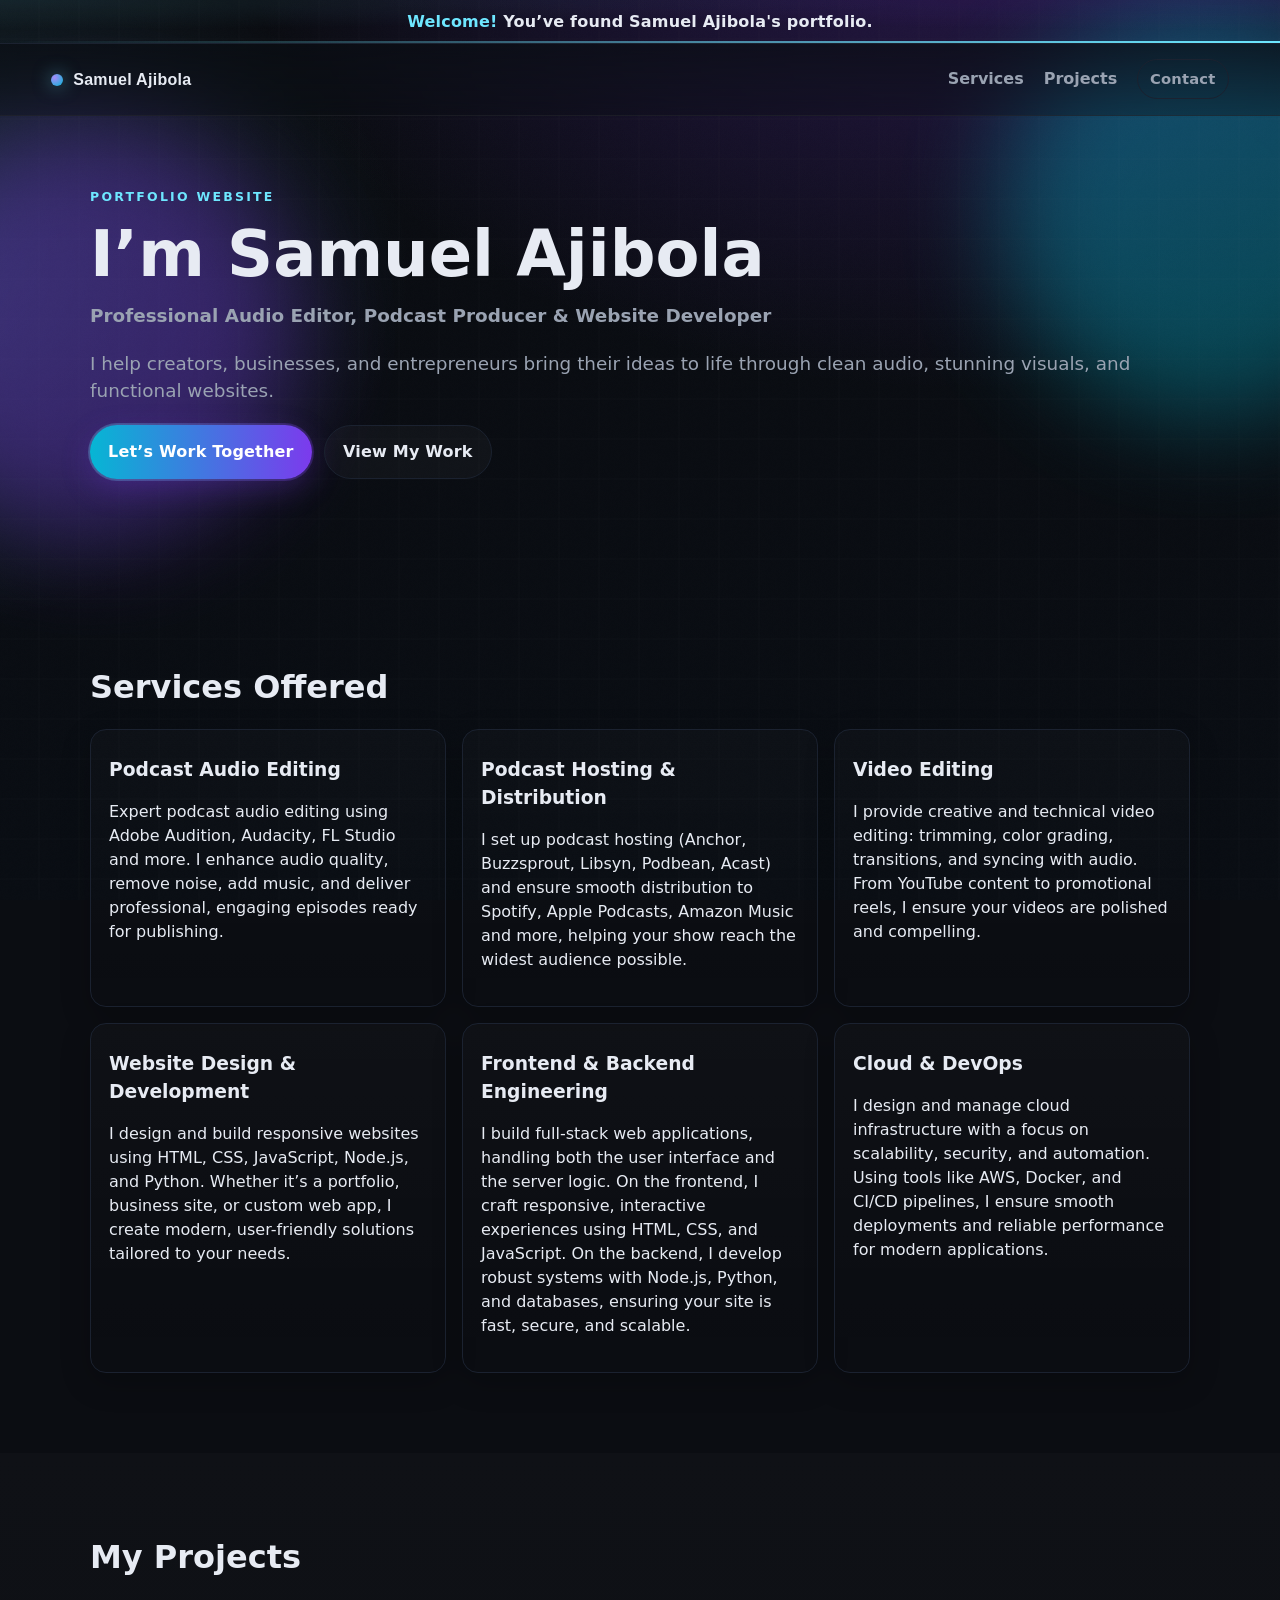
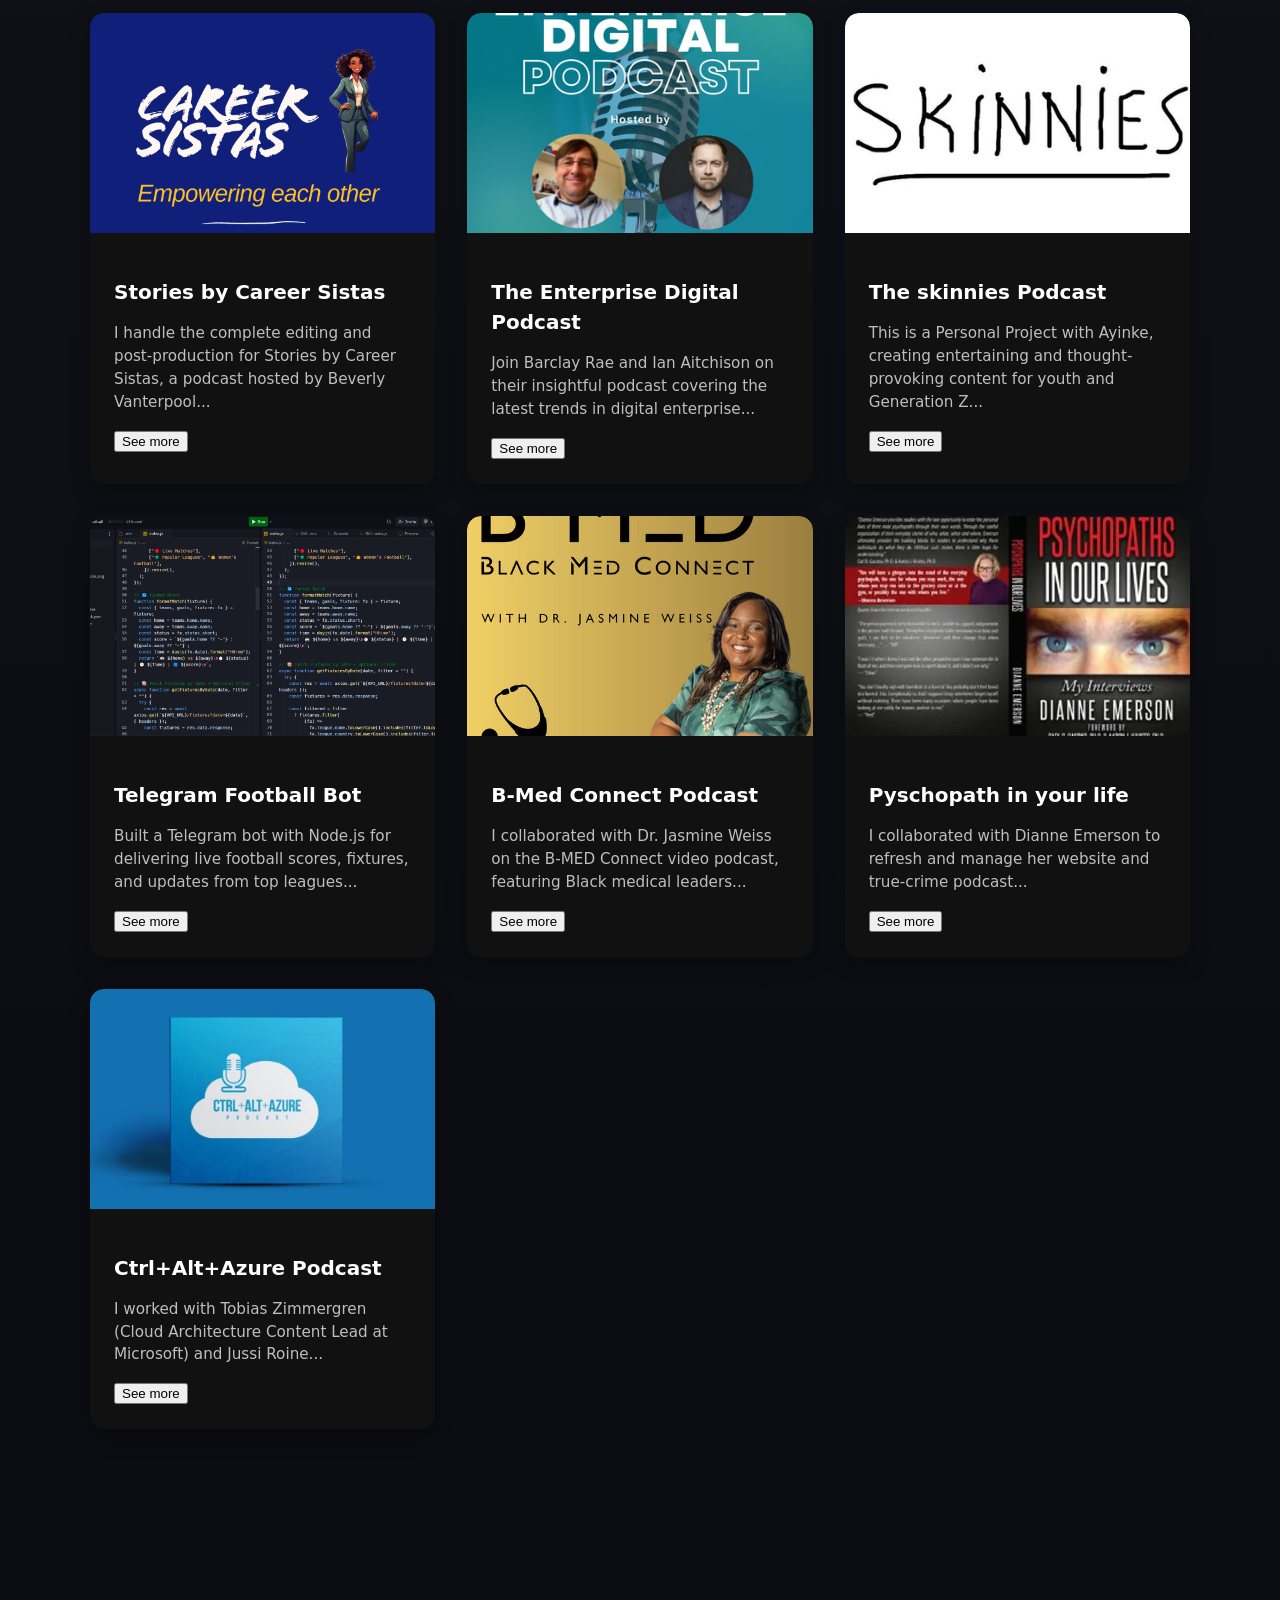
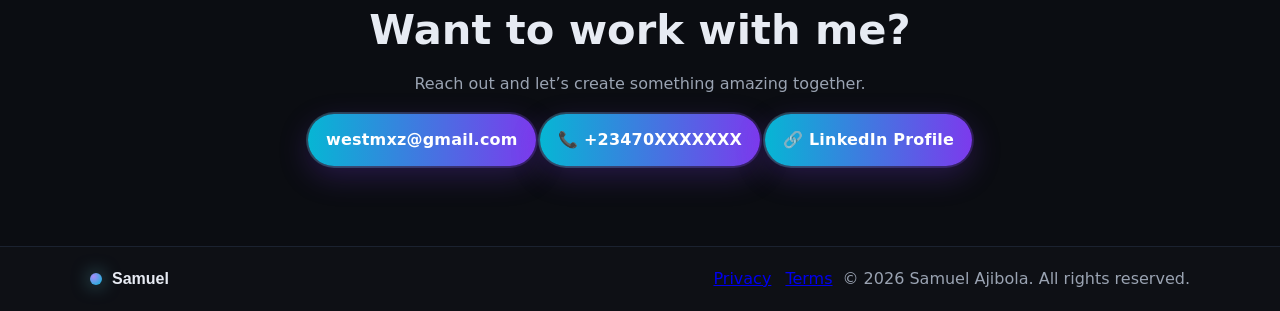
<file: index.html>
<!DOCTYPE html>
<html lang="en">
  <head>
    <meta charset="UTF-8" />
    <meta name="viewport" content="width=device-width, initial-scale=1.0" />
    <title>Samuel Ajibola — Portfolio</title>
    <meta name="description" content="Professional Audio Editor, Podcast Editor, and Website Developer. Explore my services and portfolio."/>
    <link rel="stylesheet" href="styles.css" />
  </head>
  <body>
    <!-- Background -->
    <div class="bg">
      <div class="blob blob-1"></div>
      <div class="blob blob-2"></div>
      <div class="grid"></div>
      <div class="noise"></div>
    </div>

    <!-- Banner -->
    <div class="top-banner">
      <div class="top-banner__inner">
        <span>Welcome!</span> You’ve found Samuel Ajibola's portfolio.
      </div>
    </div>

    <!-- Navigation -->
    <header class="nav">
      <a class="brand" href="#">
        <span class="brand__dot"></span>
        <span class="brand__text">Samuel Ajibola</span>
      </a>
      <nav class="nav__links">
        <a href="#services">Services</a>
        <a href="#projects">Projects</a>
        <a href="#contact" class="btn btn--sm btn--outline">Contact</a>
      </nav>
      <button class="nav__menu" id="menuBtn"><span></span><span></span><span></span></button>
    </header>

    <!-- Drawer (Mobile) -->
    <div class="mobile-drawer" id="drawer">
      <a href="#services">Services</a>
      <a href="#projects">Projects</a>
      <a href="#contact" class="btn btn--sm btn--outline">Contact</a>
    </div>

    <!-- Hero -->
    <section class="section hero">
      <div class="container">
        <div class="eyebrow reveal">PORTFOLIO WEBSITE</div>
        <h1 class="hero__title reveal">
          I’m Samuel Ajibola
        </h1>
        <h2 class="hero__subtitle reveal">
          Professional Audio Editor, Podcast Producer & Website Developer
        </h2>
        <p class="hero__subtitle reveal">
          I help creators, businesses, and entrepreneurs bring their ideas to life through clean audio, stunning visuals, and functional websites.
        </p>
        <div class="hero__cta reveal">
          <a class="btn btn--primary btn--glow" href="#contact" data-magnet>
            <span>Let’s Work Together</span>
          </a>
          <a class="btn btn--ghost" href="#projects">View My Work</a>
        </div>
      </div>
    </section>

    <!-- Services -->
    <section id="services" class="section">
      <div class="container">
        <h2 class="section__title reveal">Services Offered</h2>
        <div class="grid-3">
          
          <article class="card reveal">
            <h3>Podcast Audio Editing</h3>
            <p>Expert podcast audio editing using Adobe Audition, Audacity, FL Studio and more. I enhance audio quality, remove noise, add music, and deliver professional, engaging episodes ready for publishing.</p>
          </article>

          <article class="card reveal">
            <h3>Podcast Hosting & Distribution</h3>
            <p>I set up podcast hosting (Anchor, Buzzsprout, Libsyn, Podbean, Acast) and ensure smooth distribution to Spotify, Apple Podcasts, Amazon Music and more, helping your show reach the widest audience possible.</p>
          </article>

          <article class="card reveal">
            <h3>Video Editing</h3>
            <p>I provide creative and technical video editing: trimming, color grading, transitions, and syncing with audio. From YouTube content to promotional reels, I ensure your videos are polished and compelling.</p>
          </article>

          <article class="card reveal">
            <h3>Website Design & Development</h3>
            <p>I design and build responsive websites using HTML, CSS, JavaScript, Node.js, and Python. Whether it’s a portfolio, business site, or custom web app, I create modern, user-friendly solutions tailored to your needs.</p>
          </article>
          <article class="card reveal">
            <h3>Frontend & Backend Engineering</h3>
            <p>I build full-stack web applications, handling both the user interface and the server logic. On the frontend, I craft responsive, interactive experiences using HTML, CSS, and JavaScript. On the backend, I develop robust systems with Node.js, Python, and databases, ensuring your site is fast, secure, and scalable.</p>
          </article>
          <article class="card reveal">
            <h3>Cloud & DevOps</h3>
            <p>I design and manage cloud infrastructure with a focus on scalability, security, and automation. Using tools like AWS, Docker, and CI/CD pipelines, I ensure smooth deployments and reliable performance for modern applications.</p>
          </article>
        </div>
      </div>
    </section>

    <!-- Projects -->
    <section id="projects" class="section section--alt">
      <div class="container">
        <h2 class="section__title reveal">My Projects</h2>
        <div class="work">

          <article class="work__item reveal">
            <div class="work__art">
              <a href="https://open.spotify.com/show/3CFjzdRJp9m6q1HKLRVBnb" target="_blank" class="project-image-link">
                <img src="images/career sis.PNG" alt="caree">
                <div class="overlay">View Project</div>
              </a>
            </div>
            <div class="work__copy">
              <h3>Stories by Career Sistas</h3>
              <p class="description-short">I handle the complete editing and post-production for Stories by Career Sistas, a podcast hosted by Beverly Vanterpool...</p>
              <p class="description-full" style="display: none;">I handle the complete editing and post-production for Stories by Career Sistas, a podcast hosted by Beverly Vanterpool. My work ensures each episode delivers clear, engaging, and professional audio by removing distractions, balancing sound, and enhancing overall quality. From fine-tuning dialogue to integrating music and effects, I make sure every release meets broadcast standards and resonates with listeners.</p>
              <button class="see-more-btn" onclick="toggleDescription(this)">See more</button>
            </div>
          </article>

          <article class="work__item reveal">
            <div class="work__art">
              <a href="https://enterprisedigitalpodcast.com/" target="_blank" class="project-image-link">
                <img src="images/y7 (1).jpg" alt="Project 2 screenshot">
                <div class="overlay">View Project</div>
              </a>
            </div>
            <div class="work__copy">
              <h3>The Enterprise Digital Podcast</h3>
              <p class="description-short">Join Barclay Rae and Ian Aitchison on their insightful podcast covering the latest trends in digital enterprise...</p>
              <p class="description-full" style="display: none;">Join Barclay Rae and Ian Aitchison on their insightful podcast, The Enterprise Digital. Launched in 2020, this podcast covers the latest trends and developments in the world of digital enterprise and has already released over 60 episodes. As the editor of the podcast since its inception, I bring a level of technical expertise to ensure a polished and professional final product for listeners. With Barclay and Ian's extensive knowledge and experience, The Enterprise Digital is a must-listen for anyone looking to stay ahead in the world of digital enterprise.</p>
              <button class="see-more-btn" onclick="toggleDescription(this)">See more</button>
            </div>
          </article>

          <article class="work__item reveal">
            <div class="work__art">
              <a href="https://example.com/project3" target="_blank" class="project-image-link">
                <img src="images/y5 (1).jpg" alt="Project 3 screenshot">
                <div class="overlay">View Project</div>
              </a>
            </div>
            <div class="work__copy">
              <h3>The skinnies Podcast</h3>
              <p class="description-short">This is a Personal Project with Ayinke, creating entertaining and thought-provoking content for youth and Generation Z...</p>
              <p class="description-full" style="display: none;">This is a Personal Project, I and Ayinke (the skinny one, my ever beautiful and gracious co-host on our entertaining and thought-provoking podcast that is geared towards the youth and Generation Z. We delve into a variety of issues affecting young people and provide fresh perspectives and insightful discussions. I handle the editing and distribution of the podcast, while Ayinke assists with promotion. Together, we make a dynamic duo, bringing engaging content to the airwaves and providing a platform for the voices of the next generation. Let's explore the world, one episode at a time!.</p>
              <button class="see-more-btn" onclick="toggleDescription(this)">See more</button>
            </div>
          </article>

          <article class="work__item reveal">
            <div class="work__art">
              <a href="https://t.me/footfixtbot" target="_blank" class="project-image-link">
                <img src="images/tellll.png" alt="Project 4 screenshot">
                <div class="overlay">View Project</div>
              </a>
            </div>
            <div class="work__copy">
              <h3>Telegram Football Bot</h3>
              <p class="description-short">Built a Telegram bot with Node.js for delivering live football scores, fixtures, and updates from top leagues...</p>
              <p class="description-full" style="display: none;">Built a Telegram bot with Node.js, Express, Telegraf, and Axios, deployed on Render using webhook integration. The bot fetches and delivers live football scores, fixtures, and updates from API-Football, covering top leagues like the Premier League, La Liga, UCL, and NPFL. Features include smooth Telegram messaging, real-time match tracking, and secure backend integration.</p>
              <button class="see-more-btn" onclick="toggleDescription(this)">See more</button>
            </div>
          </article>

          <article class="work__item reveal">
            <div class="work__art">
              <a href="https://www.youtube.com/watch?v=Mz-xAVr9i74" target="_blank" class="project-image-link">
                <img src="images/y9.jpg" alt="Project 5 screenshot">
                <div class="overlay">View Project</div>
              </a>
            </div>
            <div class="work__copy">
              <h3>B-Med Connect Podcast</h3>
              <p class="description-short">I collaborated with Dr. Jasmine Weiss on the B-MED Connect video podcast, featuring Black medical leaders...</p>
              <p class="description-full" style="display: none;">I collaborated with Dr. Jasmine Weiss on the B-MED Connect video podcast, produced by Black Med Connect, a global network connecting Black physicians and medical trainees. My role included editing and post-production, ensuring professional visuals and crisp audio for every episode. The podcast features prominent Black medical leaders sharing stories of resilience, hard work, and mentorship, helping inspire and guide future practitioners while fostering meaningful connections worldwide.</p>
              <button class="see-more-btn" onclick="toggleDescription(this)">See more</button>
            </div>
          </article>

          <article class="work__item reveal">
            <div class="work__art">
              <a href="https://psychopathinyourlife.com/" target="_blank" class="project-image-link">
                <img src="images/Psychopaths-In-Our-Lives-Cover-300x213.png" alt="Project 5 screenshot">
                <div class="overlay">View Project</div>
              </a>
            </div>
            <div class="work__copy">
              <h3>Pyschopath in your life</h3>
              <p class="description-short">I collaborated with Dianne Emerson to refresh and manage her website and true-crime podcast...</p>
              <p class="description-full" style="display: none;">I collaborated with Dianne Emerson to refresh and manage her website, while also supporting her true-crime show, Psychopath In Your Life Podcast. From updating content and maintaining the database to syncing episodes seamlessly, I helped keep her digital presence smooth, organized, and listener-friendly.</p>
              <button class="see-more-btn" onclick="toggleDescription(this)">See more</button>
            </div>
          </article>
          <article class="work__item reveal">
            <div class="work__art">
              <a href="https://ctrlaltazure.com/" target="_blank" class="project-image-link">
                <img src="images/y4 (1).jpg" alt="Project 5 screenshot">
                <div class="overlay">View Project</div>
              </a>
            </div>
            <div class="work__copy">
              <h3>Ctrl+Alt+Azure Podcast</h3>
              <p class="description-short">I worked  with Tobias Zimmergren (Cloud Architecture Content Lead at Microsoft) and Jussi Roine...</p>
              <p class="description-full" style="display: none;">Join Tobias Zimmergren, a Cloud Architecture Content Lead at Microsoft, and Jussi Roine, CEO and co-founder of Not Bad Security, as they provide valuable insights into the tech world on their podcast. I have been editing this podcast since its launch in 2019, and with over 170 episodes, it has become a trusted source for the latest news and information in the industry. Tobias and Jussi bring a wealth of knowledge and expertise to the table, while I ensure the audio quality is top-notch and ready for listeners to enjoy</p>
              <button class="see-more-btn" onclick="toggleDescription(this)">See more</button>
            </div>
          </article>

        </div>
      </div>
    </section>
    <!-- Contact -->
    <section id="contact" class="section cta">
      <div class="container">
        <h2 class="cta__title reveal">Want to work with me?</h2>
        <p class="cta__subtitle reveal">Reach out and let’s create something amazing together.</p>

        <!-- Email -->
        <a class="btn btn--primary btn--glow reveal" href="mailto:westmxz@gmail.com" data-magnet>
          <span>westmxz@gmail.com</span>
        </a>

        <!-- Phone -->
        <a class="btn btn--primary btn--glow reveal" href="tel:+2347082129053" data-magnet>
          <span>📞 +23470XXXXXXX</span>
        </a>

        <!-- LinkedIn -->
        <a class="btn btn--primary btn--glow reveal" href="https://www.linkedin.com/in/ajibola-samuel-914396123" target="_blank" data-magnet>
          <span>🔗 LinkedIn Profile</span>
        </a>
      </div>
    </section>


    <footer class="footer">
      <div class="container footer__grid">
        <div class="footer__brand">
          <span class="brand__dot"></span>
          <span class="brand__text">Samuel</span>
        </div>
        <nav class="footer__links">
          <a href="#">Privacy</a>
          <a href="#">Terms</a>
        </nav>
        <div class="footer__copy">© <span id="year"></span> Samuel Ajibola. All rights reserved.</div>
      </div>
    </footer>

    <script src="script.js"></script>
  </body>
</html>
</file>
<file: styles.css>
/* ===== Base / Theme ===== */
:root {
  --bg: #0b0d12;
  --bg-2: #0f131a;
  --text: #e7ebf3;
  --muted: #9aa3b2;
  --brand: #6ee7ff;
  --brand-2: #7c3aed;
  --card: #121722;
  --stroke: #1b2230;
  --glow: rgba(110,231,255,.55);
  --radius: 16px;
}

* { box-sizing: border-box }
html, body { height: 100% }
body {
  margin: 0;
  font-family: Inter, system-ui, -apple-system, Segoe UI, Roboto, "Helvetica Neue", Arial, "Noto Sans", "Apple Color Emoji","Segoe UI Emoji", "Segoe UI Symbol", sans-serif;
  color: var(--text);
  background: var(--bg);
  line-height: 1.5;
  -webkit-font-smoothing: antialiased;
  -moz-osx-font-smoothing: grayscale;
}

/* ===== Background visuals ===== */
.bg {
  position: fixed; inset: 0; overflow: hidden; z-index: -2;
  background:
    radial-gradient(1200px 800px at 75% -10%, rgba(124,58,237,.25), transparent 60%),
    radial-gradient(900px 600px at -10% 30%, rgba(110,231,255,.18), transparent 60%),
    linear-gradient(180deg, #0b0d12 0%, #0a0e14 100%);
}
.blob {
  position: absolute; filter: blur(50px); opacity: .35; pointer-events: none;
  width: 420px; height: 420px; border-radius: 50%;
  animation: float 16s ease-in-out infinite;
}
.blob-1 { left: -120px; top: 120px; background: #7c3aed; }
.blob-2 { right: -140px; top: 0; background: #06b6d4; animation-delay: -4s; }
@keyframes float {
  0%,100% { transform: translateY(0) translateX(0) }
  50% { transform: translateY(20px) translateX(6px) }
}
.grid {
  position: absolute; inset: 0; pointer-events: none; opacity: .15;
  background-image: linear-gradient(transparent 95%, rgba(255,255,255,.06) 95%),
                    linear-gradient(90deg, transparent 95%, rgba(255,255,255,.06) 95%);
  background-size: 40px 40px;
}
.noise {
  position: absolute; inset: -50% -50% -50% -50%; opacity: .035; pointer-events: none;
  background-image: url('data:image/svg+xml;utf8,<svg xmlns=\"http://www.w3.org/2000/svg\" width=\"1200\" height=\"600\"><filter id=\"n\"><feTurbulence type=\"fractalNoise\" baseFrequency=\"0.9\" numOctaves=\"3\" stitchTiles=\"stitch\"/></filter><rect width=\"100%\" height=\"100%\" filter=\"url(%23n)\" opacity=\"0.25\"/></svg>');
  transform: translateZ(0);
}

/* ===== Layout ===== */
.container { width: min(1100px, 92%); margin-inline: auto }
.section { padding: 80px 0 }
.section--alt { background: linear-gradient(180deg, rgba(255,255,255,.02), rgba(255,255,255,0)); }
.section__title { font-size: clamp(1.4rem, 1.2rem + 1.6vw, 2rem); margin: 0 0 18px; }

/* ===== Banner ===== */
.top-banner {
  position: relative;
  display: flex; align-items: center; justify-content: center;
  height: 44px; overflow: hidden;
  background: radial-gradient(120% 120% at 0% 0%, rgba(110,231,255,.08), transparent 60%),
              radial-gradient(120% 120% at 100% 0%, rgba(124,58,237,.08), transparent 60%);
  border-bottom: 1px solid var(--stroke);
}
.top-banner::before {
  content: ""; position: absolute; inset: auto 0 0; height: 2px;
  background: linear-gradient(90deg, transparent, var(--brand), var(--brand-2), transparent);
  background-size: 300% 100%;
  animation: slide 6s linear infinite;
}
.top-banner__inner { font-weight: 600; letter-spacing: .2px }
.top-banner__inner span { color: var(--brand) }
@keyframes slide { 0% {background-position:0% 50%} 100%{background-position:300% 50%} }

/* ===== Nav ===== */
.nav {
  position: sticky; top: 0; backdrop-filter: blur(8px);
  display: flex; align-items: center; justify-content: space-between;
  height: 72px; padding: 0 4%; border-bottom: 1px solid rgba(255,255,255,.06);
  background: linear-gradient(180deg, rgba(10,14,20,.7), rgba(10,14,20,.35));
  z-index: 30;
}
.brand { display: flex; align-items: center; gap: 10px; text-decoration: none; color: var(--text); font-weight: 800; letter-spacing: .3px }
.brand__dot { width: 12px; height: 12px; border-radius: 50%; background: radial-gradient(circle at 30% 30%, #a78bfa, #06b6d4); box-shadow: 0 0 18px var(--glow) }
.brand__text { font-family: Manrope, Inter, sans-serif; font-weight: 800; }
.nav__links { display: flex; gap: 20px; align-items: center }
.nav__links a { color: var(--muted); text-decoration: none; font-weight: 600 }
.nav__links a:hover { color: var(--text) }
.nav__menu { display: none; background: none; border: 0; width: 44px; height: 44px; padding: 0 }
.nav__menu span { display: block; height: 2px; background: #cdd6e8; margin: 8px 6px }

/* Mobile drawer */
.mobile-drawer {
  position: fixed; inset: 72px 0 auto auto; right: -100%;
  background: rgba(12,16,22,.95); border-left: 1px solid var(--stroke);
  width: min(320px, 85vw); height: calc(100vh - 72px);
  display: flex; flex-direction: column; padding: 18px; gap: 10px; transition: right .25s ease;
  z-index: 25;
}
.mobile-drawer.open { right: 0 }
.mobile-drawer a { color: var(--text); text-decoration: none; padding: 12px 10px; border-radius: 12px; border: 1px solid transparent }
.mobile-drawer a:hover { border-color: var(--stroke); background: rgba(255,255,255,.02) }

/* ===== Hero ===== */
.eyebrow { color: var(--brand); font-weight: 700; letter-spacing: .18em; font-size: .78rem; }
.hero { padding-top: 72px }
.hero__title { font-size: clamp(2rem, 1.8rem + 3vw, 4rem); line-height: 1.05; margin: 14px 0 }
.hero__subtitle { color: var(--muted); margin: 6px 0 20px; font-size: clamp(1rem, .95rem + .4vw, 1.15rem) }
.hero__cta { display: flex; flex-wrap: wrap; gap: 12px; margin: 10px 0 24px }
.hero__meta { display: flex; gap: 20px; color: var(--muted); font-size: .95rem }
.br-md { display: none }
@media (min-width: 860px){ .br-md { display: inline } }

/* ===== Buttons ===== */
.btn {
  --pad: 14px 18px;
  --ring: 0 0 0 0 rgba(110,231,255,.0);
  position: relative; display: inline-flex; align-items: center; justify-content: center; gap: 10px;
  padding: var(--pad); border-radius: 999px; text-decoration: none; font-weight: 700; letter-spacing: .2px;
  transition: transform .08s ease, box-shadow .2s ease;
  will-change: transform, box-shadow;
}
.btn:active { transform: translateY(1px) }
.btn--sm { --pad: 8px 12px; font-size: .92rem }
.btn--primary { background: linear-gradient(90deg, #06b6d4, #7c3aed); color: white; box-shadow: 0 10px 30px rgba(124,58,237,.25) }
.btn--ghost { background: rgba(255,255,255,.03); color: var(--text); border: 1px solid var(--stroke) }
.btn--outline { color: var(--text); border: 1px solid var(--stroke); background: transparent }
.btn--glow::before {
  content: ""; position: absolute; inset: -2px; border-radius: inherit; padding: 2px;
  background: linear-gradient(90deg, rgba(110,231,255,.85), rgba(124,58,237,.85));
  -webkit-mask: linear-gradient(#000 0 0) content-box, linear-gradient(#000 0 0);
  -webkit-mask-composite: xor; mask-composite: exclude; opacity: .6; filter: blur(6px);
  transition: opacity .2s ease;
}
.btn--glow:hover::before { opacity: 1 }
.btn--glow:hover { box-shadow: 0 0 50px rgba(110,231,255,.15), 0 10px 40px rgba(124,58,237,.25) }

/* Magnet hover effect (JS toggles transform) */
[data-magnet] { transform: translate3d(0,0,0) }

/* ===== Marquee ===== */
.marquee { overflow: hidden; border-block: 1px solid var(--stroke); background: rgba(255,255,255,.015) }
.marquee__track {
  display: flex; gap: 40px; white-space: nowrap; padding: 12px 0;
  will-change: transform;
  animation: marquee 18s linear infinite;
}
.marquee__item { opacity: .85; font-weight: 700; letter-spacing: .4px }
@keyframes marquee { from { transform: translateX(0) } to { transform: translateX(-50%) } }

/* ===== Cards ===== */
.grid-3 { display: grid; grid-template-columns: 1fr; gap: 16px }
@media (min-width: 860px){ .grid-3 { grid-template-columns: repeat(3, 1fr) } }
.card {
  background: linear-gradient(180deg, rgba(255,255,255,.02), rgba(255,255,255,0));
  border: 1px solid var(--stroke); border-radius: var(--radius);
  padding: 18px; box-shadow: 0 10px 30px rgba(0,0,0,.22);
}
.card h3 { margin: 8px 0 10px }
.list { padding-left: 18px; margin: 0 }
.list li { margin: 6px 0; color: var(--muted) }

/* ===========================
   WORK (PROJECTS) SECTION
=========================== */
.work {
  display: grid;
  grid-template-columns: repeat(auto-fit, minmax(300px, 1fr));
  gap: 2rem;
  margin-top: 2rem;
}
.work__item {
  background: #111;
  border-radius: 14px;
  overflow: hidden;
  box-shadow: 0 8px 20px rgba(0,0,0,0.25);
  transition: transform 0.3s ease;
  display: flex;
  flex-direction: column;
}
.work__item:hover { transform: translateY(-6px) }

/* Project image wrapper */
.project-image-link {
  position: relative;
  display: block;
  overflow: hidden;
  border-radius: 14px 14px 0 0;
}
.project-image-link img {
  width: 100%;
  height: 220px;
  object-fit: cover;
  display: block;
  transition: transform 0.4s ease;
}
.project-image-link:hover img { transform: scale(1.05) }

/* Overlay */
.overlay {
  position: absolute; inset: 0;
  background: rgba(0,0,0,0.6);
  color: #fff;
  font-size: 1.2rem;
  font-weight: 600;
  display: flex; align-items: center; justify-content: center;
  opacity: 0;
  transition: opacity 0.4s ease;
  border-radius: 14px 14px 0 0;
}
.project-image-link:hover .overlay { opacity: 1 }

/* Project text */
.work__copy {
  padding: 1.5rem;
  flex: 1;
}
.work__copy h3 {
  margin-bottom: 0.6rem;
  font-size: 1.25rem;
  font-weight: 600;
  color: #fff;
}
.work__copy p {
  font-size: 0.95rem;
  line-height: 1.5;
  opacity: 0.85;
  color: #ddd;
}

/* ===========================
   SERVICES SECTION
=========================== */
.services {
  display: grid;
  grid-template-columns: repeat(auto-fit, minmax(280px, 1fr));
  gap: 2rem;
  margin-top: 2rem;
}
.service {
  background: #111;
  padding: 1.5rem;
  border-radius: 14px;
  box-shadow: 0 8px 20px rgba(0,0,0,0.25);
  transition: transform 0.3s ease, box-shadow 0.3s ease;
}
.service:hover {
  transform: translateY(-6px);
  box-shadow: 0 12px 26px rgba(0,0,0,0.35);
}
.service h3 {
  margin-bottom: 0.8rem;
  font-size: 1.2rem;
  font-weight: 600;
  color: #fff;
}
.service p {
  font-size: 0.95rem;
  line-height: 1.5;
  opacity: 0.85;
  color: #ddd;
}

/* ===== CTA ===== */
.cta { text-align: center }
.cta__title { font-size: clamp(1.6rem, 1.2rem + 2.2vw, 2.6rem); margin: 10px 0 }
.cta__subtitle { color: var(--muted); margin: 0 0 18px }

/* ===== Footer ===== */
.footer { border-top: 1px solid var(--stroke); padding: 20px 0; background: rgba(255,255,255,.015) }
.footer__grid { display: grid; grid-template-columns: 1fr; gap: 10px; align-items: center }
@media (min-width: 760px){ .footer__grid { grid-template-columns: 1fr auto auto } }
.footer__links { display: flex; gap: 14px }
.footer__brand { display: flex; align-items: center; gap: 10px; font-weight: 800 }
.footer__copy { color: var(--muted) }

/* ===== Reveal on scroll ===== */
.reveal { opacity: 0; transform: translateY(12px); transition: opacity .5s ease, transform .5s ease }
.reveal.in { opacity: 1; transform: translateY(0) }

/* ===== Responsiveness tweaks ===== */
@media (max-width: 860px){
  .nav__links { display: none }
  .nav__menu { display: block }
  .hero__meta { flex-wrap: wrap }

  /* The Modal (hidden by default) */
  .modal {
    display: none;
    position: fixed;
    z-index: 1000;
    left: 0;
    top: 0;
    width: 100%;
    height: 100%;
    overflow: auto;
    background: rgba(0, 0, 0, 0.8);
  }

  /* Modal Content */
  .modal-content {
    background: #fff;
    margin: 10% auto;
    padding: 20px;
    border-radius: 12px;
    width: 90%;
    max-width: 600px;
    text-align: center;
    position: relative;
  }

  /* Close Button */
  .close {
    position: absolute;
    top: 10px;
    right: 20px;
    color: #333;
    font-size: 28px;
    font-weight: bold;
    cursor: pointer;
  }

  .visit-link {
    display: inline-block;
    margin-top: 15px;
    padding: 10px 20px;
    background: #0077ff;
    color: #fff;
    text-decoration: none;
    border-radius: 6px;
    transition: 0.3s;
  }

  .visit-link:hover {
    background: #005fcc;
  }
  .short-desc {
    overflow: hidden;
    text-overflow: ellipsis;
    display: -webkit-box;
    -webkit-line-clamp: 2;   /* show only 2 lines */
    -webkit-box-orient: vertical;
    font-size: 0.95rem;
    color: #555;
  }
  .description-short {
    display: block;
  }

  .description-full {
    display: none;
  }

  .see-more-btn {
    background: none;
    border: none;
    color: #667eea; /* adjust color to match your theme */
    cursor: pointer;
    font-weight: 600;
    margin-top: 0.5rem;
    padding: 0;
    text-decoration: underline;
  }

  .see-more-btn:hover {
    opacity: 0.8;
  }
  .see-more-btn {
    background: none;
    border: none;
    color: #007bff;
    cursor: pointer;
    text-decoration: underline;
    padding: 0;
    margin-top: 0.5rem;
    font-size: 0.9rem;
  }

  .see-more-btn:hover {
    opacity: 0.7;
  }
}
</file>
